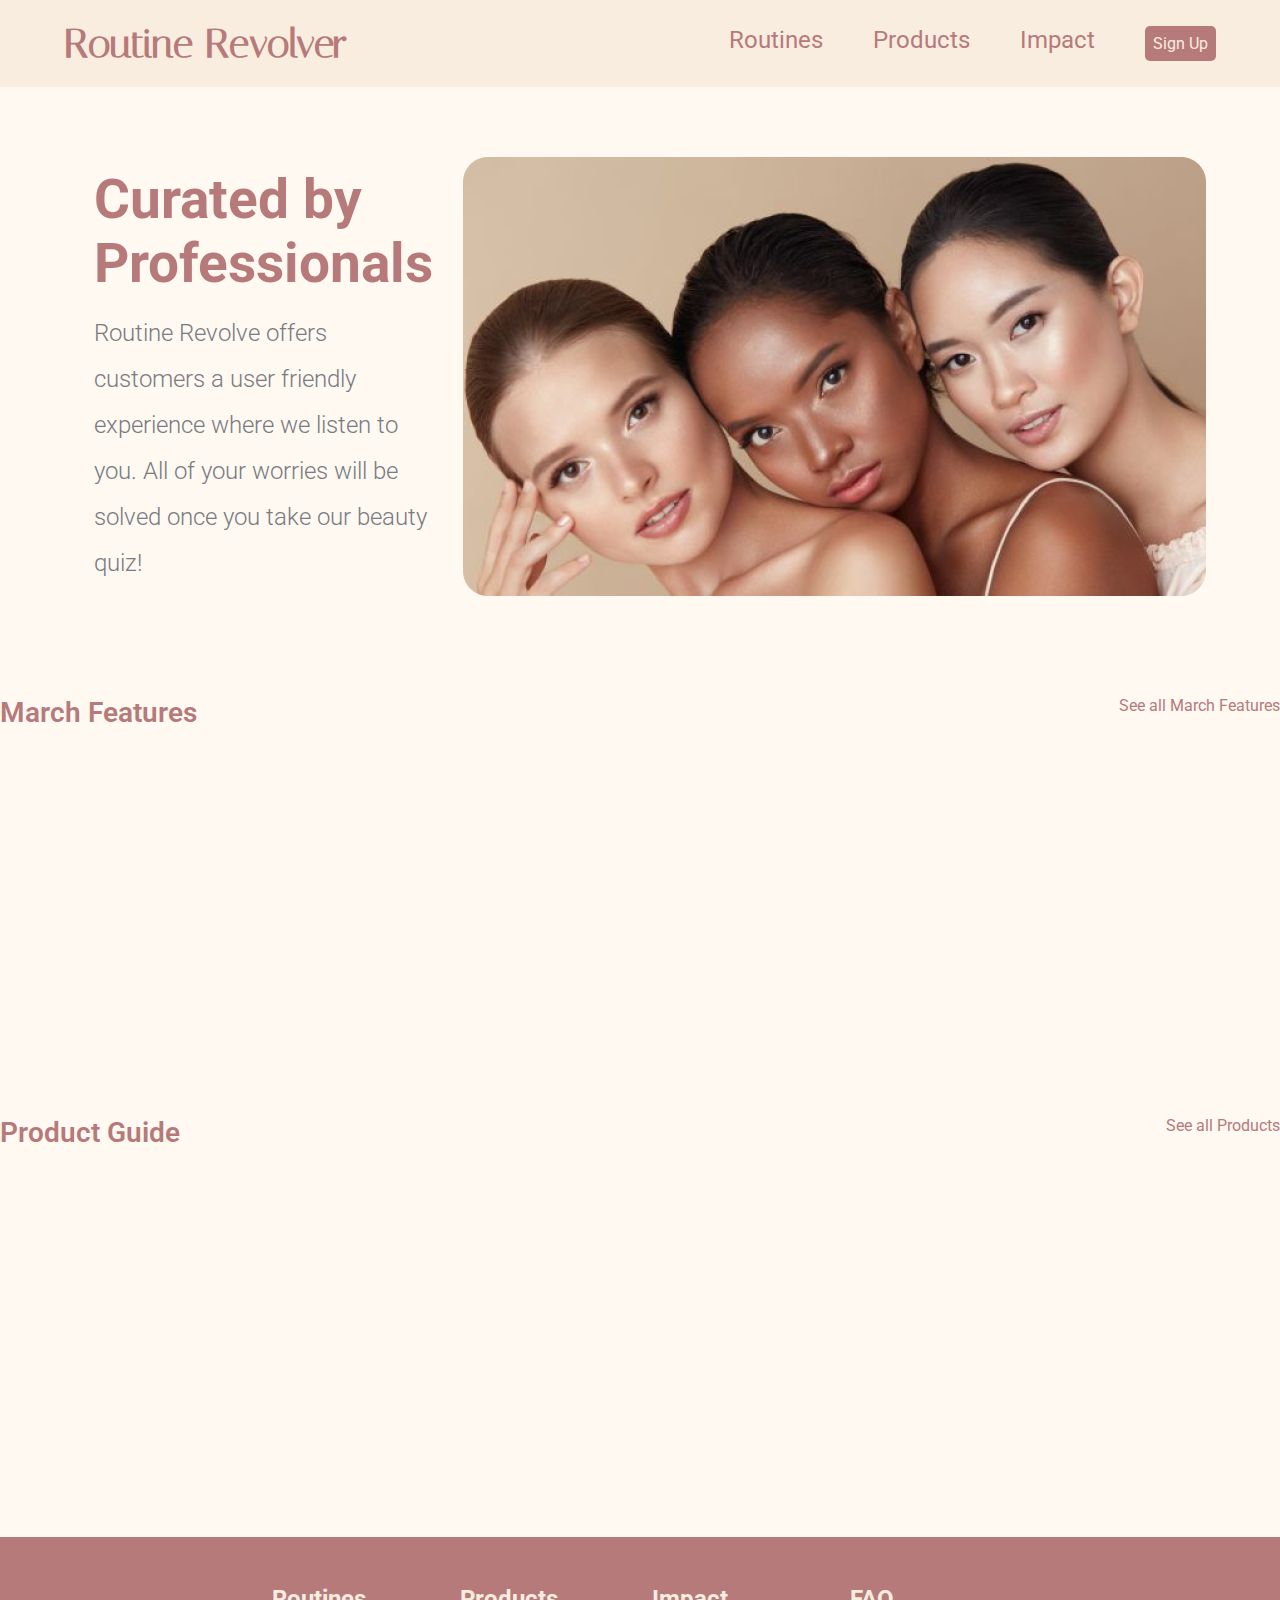
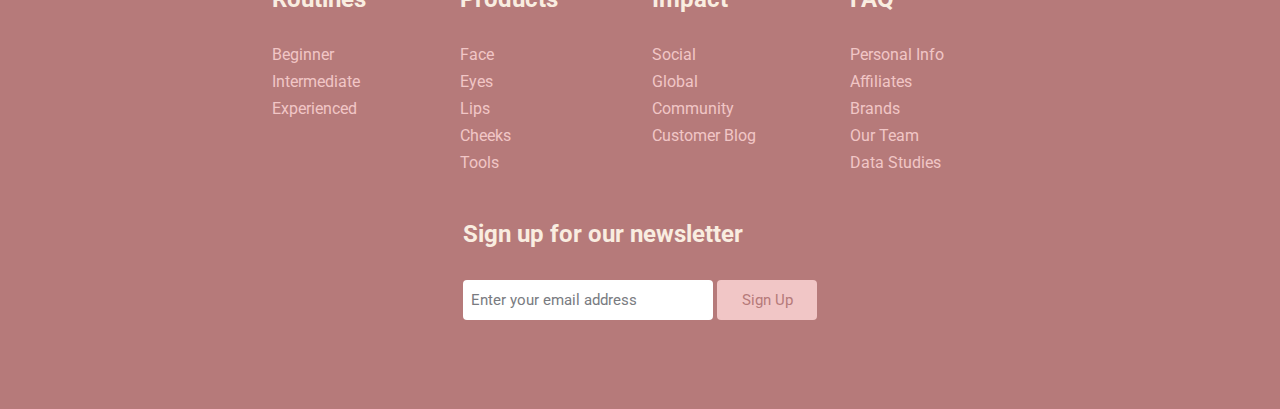
<file: index.html>
<!DOCTYPE html>
<html>
    <head>
        <title>RoutineRevolver</title>
        <link rel="stylesheet" href="style.css">
        <link rel="stylesheet" type="text/css" href="https://cdnjs.cloudflare.com/ajax/libs/font-awesome/5.15.1/css/all.min.css">
        <link rel="preconnect" href="https://fonts.googleapis.com">
        <link rel="preconnect" href="https://fonts.gstatic.com" crossorigin>
        <link href="https://fonts.googleapis.com/css2?family=Italiana&display=swap" rel="stylesheet">
        <link rel="preconnect" href="https://fonts.googleapis.com">
        <link rel="preconnect" href="https://fonts.gstatic.com" crossorigin>
        <link href="https://fonts.googleapis.com/css2?family=Italiana&family=Roboto:ital,wght@0,100;0,300;0,400;0,500;0,700;0,900;1,100;1,300;1,400;1,500;1,700;1,900&display=swap" rel="stylesheet">
        <link rel="stylesheet" href="https://">
       <meta name="viewport" content="width=device-width, initial-scale=1"/>
    </head>
    <body>

    <!-- Navigation -->
        <nav>
            <span class="logo">
                <a href="index.html">Routine Revolver</a>
            </span>
            <Menu id="main-menu" class="display-none display-flex">
                <li class="dropdown-trigger">
                    <button>Routines</button>
                    <menu class="dropdown-menu">
                        <li><a href="beginner.html">Beginner</a></li>
                        <li><a href="">Intermediate</a></li>
                        <li><a href="">Experienced</a></li>
                    </menu>
                </li>
                <li class="dropdown-trigger">
                    <button>Products</button>
                    <menu class="dropdown-menu">
                        <li><a href="">Face</a></li>
                        <li><a href="eyes.html">Eyes</a></li>
                        <li><a href="">Lips</a></li>
                        <li><a href="">Cheeks</a></li>
                        <li><a href="">Tools</a></li>
                    </menu>
                </li>
                <li class="dropdown-trigger">
                    <button>Impact</button>
                    <menu class="dropdown-menu">
                        <li><a href="">Our Team</a></li>
                        <li><a href="">Our Mission</a></li>
                        <li><a href="">Blog</a></li>
                    </menu>
                </li>
                <li>
                    <button class="sign-up">Sign Up</button>
                </li>
            </Menu>
        </nav>

<!-- Welcome text -->
        <section id="welcome"> 
            <div> 
                <h1 class="welcome-text">Curated by Professionals</h1>
                <p class=" welcome-body">Routine Revolve offers customers a user friendly experience where we listen to you. All of your worries will be solved once you take our beauty quiz! </p>
            </div>
            <img src="assets/homepage-women.png" alt="">
        </section>
  
<!-- Image Carousel -->
        <div class="wrapper">
            <div class="carousel-header">
                <h2 class="carousel-text">March Features</h2>
                <a href="">See all March Features</a>
            </div>
            <section class="splide carousel" id="March" aria-label="March Features">
                <div class="splide__track">
                      <ul class="splide__list">
                          <li class="splide__slide"><img src="assets/march-1.png" alt=""></li>
                          <li class="splide__slide"><img src="assets/march-2.png" alt=""></li>
                          <li class="splide__slide"><img src="assets/march-3.png" alt=""></li>
                          <li class="splide__slide"><img src="assets/march-4.png" alt=""></li>
                          <li class="splide__slide"><img src="assets/march-5.png" alt=""></li>
                          <li class="splide__slide"><img src="assets/march-6.png" alt=""></li>
                      </ul>
                </div>
              </section>
        </div>
        <div class="wrapper">
            <div class="carousel-header">
                <h2 class="carousel-text">Product Guide</h2>
                <a href="">See all Products</a>
            </div>
            <section class="splide carousel" id="Products" aria-label="March Features">
                <div class="splide__track">
                      <ul class="splide__list">
                          <li class="splide__slide"><img src="assets/product-1.png" alt=""></li>
                          <li class="splide__slide"><img src="assets/product-2.png" alt=""></li>
                          <li class="splide__slide"><img src="assets/product-3.png" alt=""></li>
                          <li class="splide__slide"><img src="assets/product-4.png" alt=""></li>
                          <li class="splide__slide"><img src="assets/product-5.png" alt=""></li>
                          <li class="splide__slide"><img src="assets/product-6.png" alt=""></li>
                </div>
              </section>
        </div>

 <!-- Footer -->
        <div class="footer-container">
            <div class="footer">
                <div class="footer-heading footer-1">
                    <h2>Routines</h2>
                    <a href="beginner.html">Beginner</a>
                    <a href="#">Intermediate</a>
                    <a href="#">Experienced</a>
                </div>
                <div class="footer-heading footer-2">
                    <h2>Products</h2>
                    <a href="#">Face</a>
                    <a href="eyes.html">Eyes</a>
                    <a href="#">Lips</a>
                    <a href="#">Cheeks</a>
                    <a href="#">Tools</a>
                </div>
                <div class="footer-heading footer-3">
                    <h2>Impact</h2>
                    <a href="#">Social</a>
                    <a href="#">Global</a>
                    <a href="#">Community</a>
                    <a href="#">Customer Blog</a>
                </div>
                <div class="footer-heading footer-4">
                    <h2>FAQ</h2>
                    <a href="#">Personal Info</a>
                    <a href="#">Affiliates</a>
                    <a href="#">Brands</a>
                    <a href="#">Our Team</a>
                    <a href="#">Data Studies</a>
                </div>
                <div class="footer-email-form">
                    <h2>Sign up for our newsletter</h2>
                    <input type="email" placeholder="Enter your email address" id="footer-email">
                    <input type="submit" value="Sign Up" id="footer-email-btn">
                </div>
            </div>
        </div>



        <script src="https://code.jquery.com/jquery-3.7.1.min.js" integrity="sha256-/JqT3SQfawRcv/BIHPThkBvs0OEvtFFmqPF/lYI/Cxo=" crossorigin="anonymous"></script>
        <script src="
        https://cdn.jsdelivr.net/npm/@splidejs/splide@4.1.4/dist/js/splide.min.js
        "></script>
        <link href="
        https://cdn.jsdelivr.net/npm/@splidejs/splide@4.1.4/dist/css/splide.min.css
        " rel="stylesheet">


       
        <script src="assets/script.js"></script>
    </body>
</html>
</file>
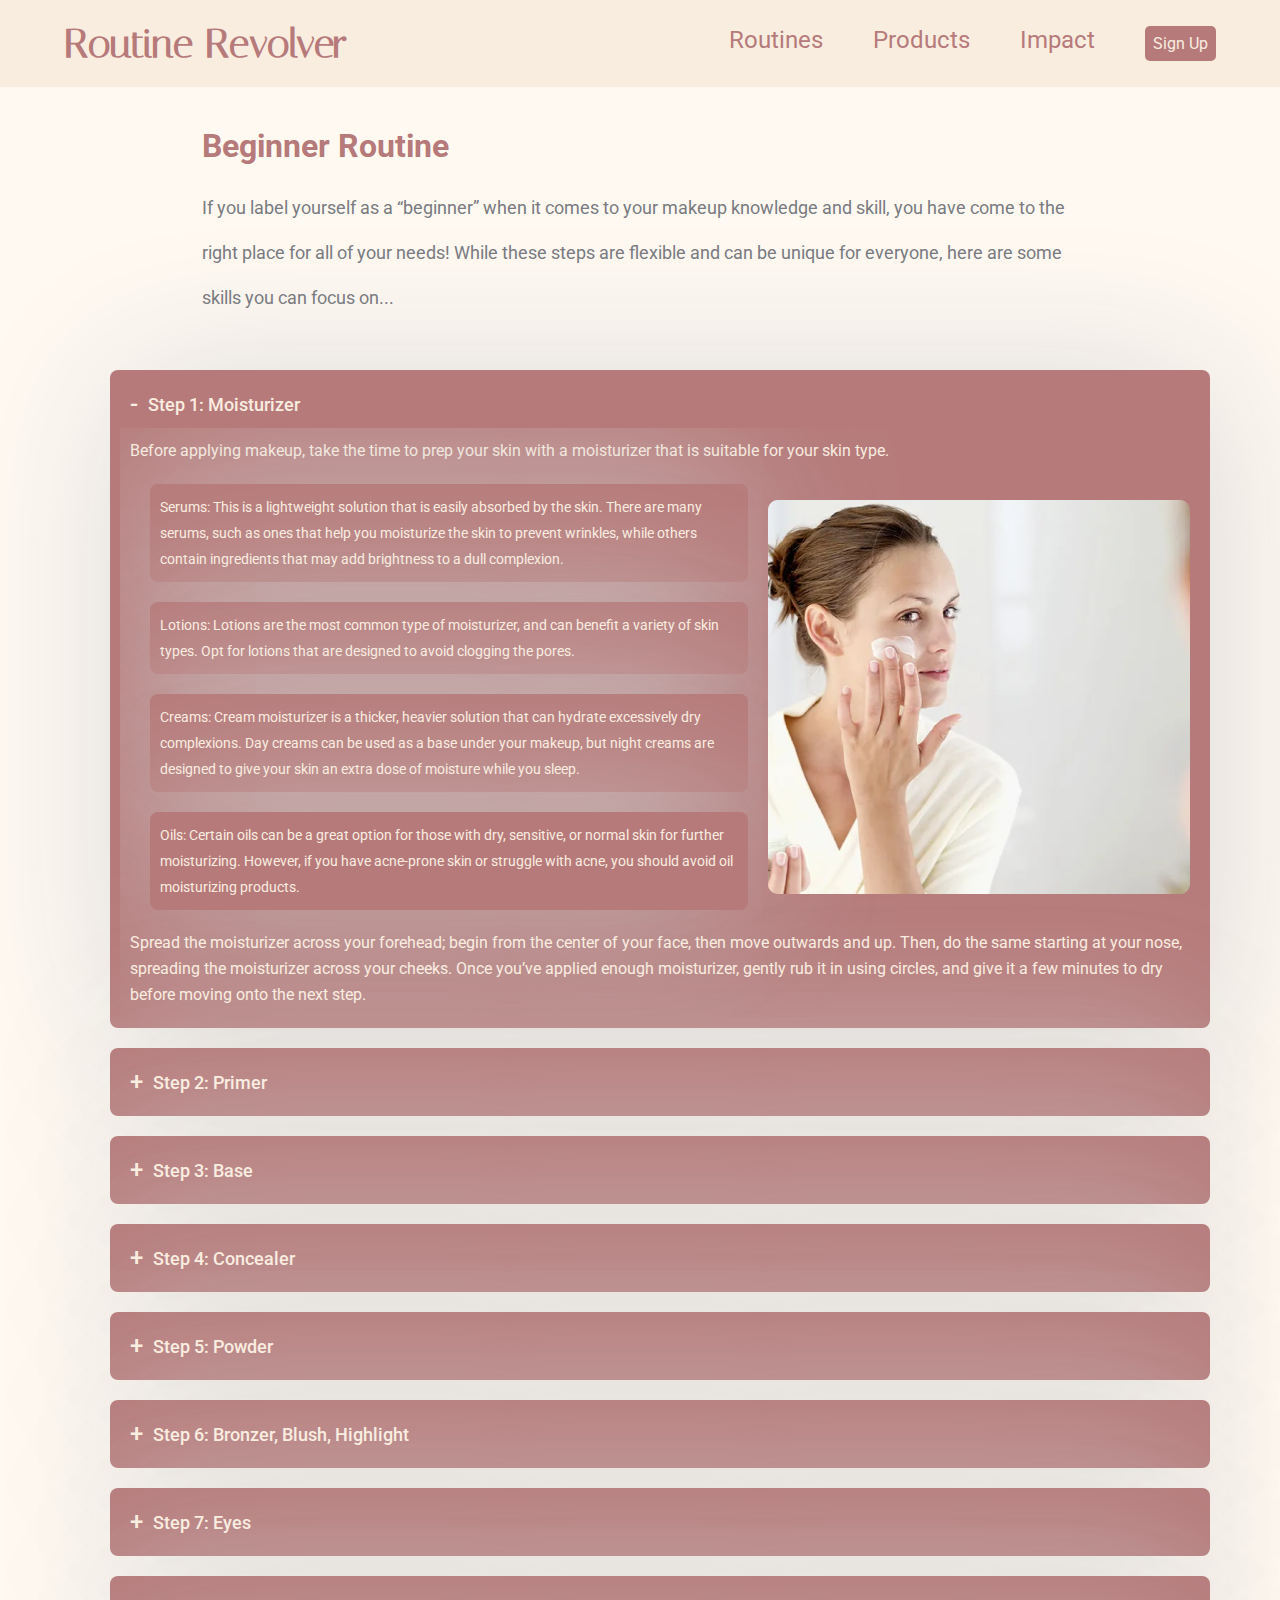
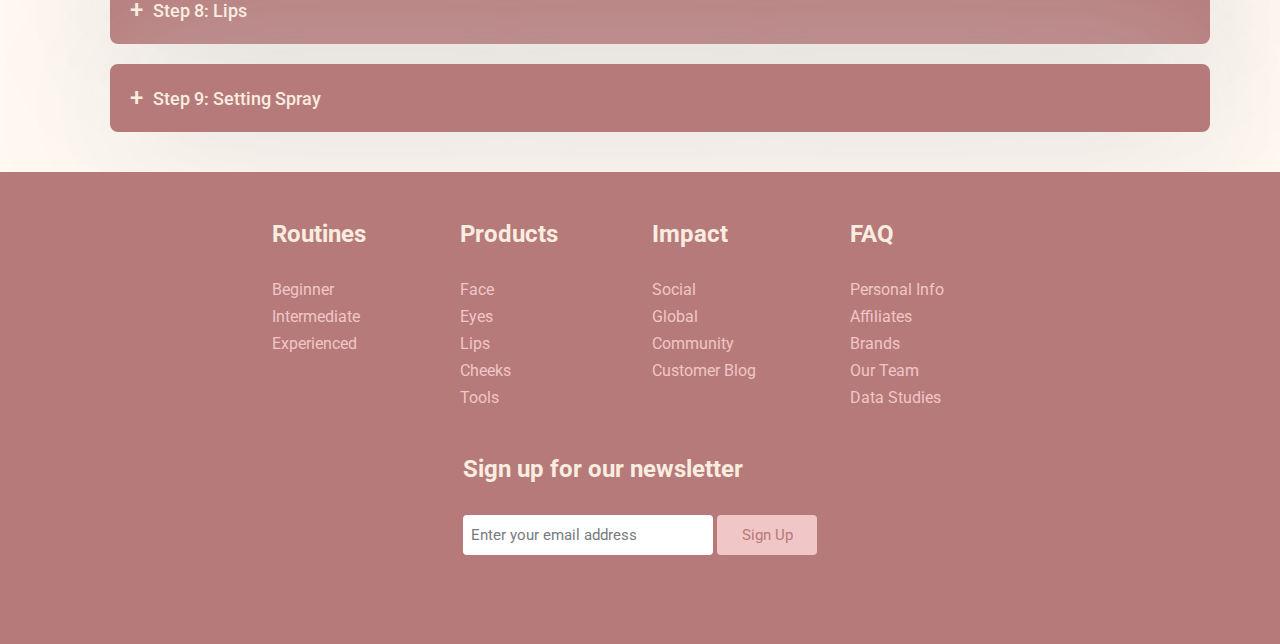
<file: beginner.html>
<!DOCTYPE html>
<html lang="en">
<head>
    <link rel="stylesheet" href="style.css">
    <link rel="stylesheet" type="text/css" href="https://cdnjs.cloudflare.com/ajax/libs/font-awesome/5.15.1/css/all.min.css">
    <link rel="preconnect" href="https://fonts.googleapis.com">
    <link rel="preconnect" href="https://fonts.gstatic.com" crossorigin>
    <link href="https://fonts.googleapis.com/css2?family=Italiana&display=swap" rel="stylesheet">
    <link rel="preconnect" href="https://fonts.googleapis.com">
    <link rel="preconnect" href="https://fonts.gstatic.com" crossorigin>
    <link href="https://fonts.googleapis.com/css2?family=Italiana&family=Roboto:ital,wght@0,100;0,300;0,400;0,500;0,700;0,900;1,100;1,300;1,400;1,500;1,700;1,900&display=swap" rel="stylesheet">
    <link rel="stylesheet" href="https://">
    <meta name="viewport" content="width=device-width, initial-scale=1.0">
    <title>Routine Revolver</title>
</head>
<body>
<!-- Navigation -->
<nav>
    <span class="logo">
        <a href="index.html">Routine Revolver</a>
    </span>
    <Menu id="main-menu" class="display-none display-flex">
        <li class="dropdown-trigger">
            <button>Routines</button>
            <menu class="dropdown-menu">
                <li><a href="beginner.html">Beginner</a></li>
                <li><a href="">Intermediate</a></li>
                <li><a href="">Experienced</a></li>
            </menu>
        </li>
        <li class="dropdown-trigger">
            <button>Products</button>
            <menu class="dropdown-menu">
                <li><a href="">Face</a></li>
                <li><a href="eyes.html">Eyes</a></li>
                <li><a href="">Lips</a></li>
                <li><a href="">Cheeks</a></li>
                <li><a href="">Tools</a></li>
            </menu>
        </li>
        <li class="dropdown-trigger">
            <button>Impact</button>
            <menu class="dropdown-menu">
                <li><a href="">Our Team</a></li>
                <li><a href="">Our Mission</a></li>
                <li><a href="">Blog</a></li>
            </menu>
        </li>
        <li>
            <button class="sign-up">Sign Up</button>
        </li>
    </Menu>
</nav>

<!--Header-->
<section id="header"> 
    <div class="header-whole"> 
        <h1 class="header">Beginner Routine</h1>
        <p class=" header-body">If you label yourself as a “beginner” when it comes to your makeup knowledge and skill, you have come to the right place for all of your needs! While these steps are flexible and can be unique for everyone, here are some skills you can focus on...</p>
    </div>
</section>

<!-- Accordion Content -->
    <ul class="accordion">
        <li>
            <input type="radio" name="accordion" id="first" checked>
            <label for="first">Step 1: Moisturizer</label>
            <div class="content">
                <p>Before applying makeup, take the time to prep your skin with a moisturizer that is suitable for your skin type.
                   <div class="steps">
                    <ul class="bullets">
                        <li>Serums: This is a lightweight solution that is easily absorbed by the skin. There are many serums, such as ones that help you moisturize the skin to prevent wrinkles, while others contain ingredients that may add brightness to a dull complexion. </li>
                        <li>Lotions: Lotions are the most common type of moisturizer, and can benefit a variety of skin types. Opt for lotions that are designed to avoid clogging the pores.</li>
                        <li>Creams: Cream moisturizer is a thicker, heavier solution that can hydrate excessively dry complexions. Day creams can be used as a base under your makeup, but night creams are designed to give your skin an extra dose of moisture while you sleep. </li>
                        <li>Oils: Certain oils can be a great option for those with dry, sensitive, or normal skin for further moisturizing. However, if you have acne-prone skin or struggle with acne, you should avoid oil moisturizing products.</li>
                    </ul>
                    <img src="assets/beginner-1.png" alt="">
                   </div>
                    Spread the moisturizer across your forehead; begin from the center of your face, then move outwards and up. Then, do the same starting at your nose, spreading the moisturizer across your cheeks. Once you’ve applied enough moisturizer, gently rub it in using circles, and give it a few minutes to dry before moving onto the next step.
                </p>
            </div>
        </li>

        <li>
            <input type="radio" name="accordion" id="second">
            <label for="second">Step 2: Primer</label>
            <div class="content">
                <p>Primer is an important step, as it ensures the products last all day. Primer also may serve to smooth out skin texture for a even base to apply other makeup onto.
                    <div class="steps">
                        <ul class="bullets">
                            <li>Pore Primers: Will fill in pores on your face so that your face is smooth and even. </li>
                            <li>Sticky Primers: Will act as a 'glue' to help your base stick to and stay stuck throughout the day. </li>
                            <li>Matte Primers: ill act as a  a shield against any facial oils that your face creates and should be used by people who struggle with an oily complexion.</li>
                        </ul>
                        <img src="assets/beginner-2.png" alt="">
                    </div>
                    To apply your primer, begin by squeezing a small amount onto your fingertips, or onto your preferred makeup brush or sponge. A little bit goes a long way. Start with a dime-sized amount of primer in the center of your face, and slowly work it out towards your cheeks, forehead, and chin. Primer may also be in spray form.
                </p>
            </div>
        </li>

        <li>
            <input type="radio" name="accordion" id="third">
            <label for="third">Step 3: Base</label>
            <div class="content">
                <p> Finding the perfect shade for your skin is important Test foundation colors against your jawline. After applying, if the foundation disappears without any sort of blending, you have found your true match. You can also use BB creams or tinted moisturizers depending on your preference. 
                   <div class="steps">
                    <ul class="bullets">
                        <li>Liquid: Often comes in different levels of coverage from sheer to full. Liquid foundations are suitable for most skin types and provide a natural looking finish.</li>
                        <li>Cream: This foundation has a thicker consistency and often provides medium to full coverage and often has moisturizing properties. They typically offer a satin or dewy finish.</li>
                        <li>Powder: It can either come as a loose powder or a pressed powder form and is usually ideal for those with an oilier complexion. It provides light to medium coverage and is also easy to apply throughout the day for touch ups.</li>
                        <li>Tinted Moisturizer or BB Cream: These are lightweight alternatives to foundation that offer sheer coverage and can provide additional skincare benefits such as hydration, sun protection and color correction.</li>
                    </ul>
                    <img src="assets/beginner-3.png" alt="">                    
                   </div>
                    Start from the center of your face and blend the foundation outwards. As you sweep your foundation across the skin, be sure to buff it in on your face and down your neck. You can choose to use a brush, sponge or clean fingers to apply your base.
                </p>
            </div>
        </li>

        <li>
            <input type="radio" name="accordion" id="fourth">
            <label for="fourth">Step 4: Concealer</label>
            <div class="content">
                <p>Concealer can be used to cover discoloration or other blemishes on your face. Your concealer shade should typically be lighter than your foundation shade to add highlights to your face. If you are using the concealer without foundation match the color to your skin tone.
                    <div class="steps">
                        <ul class="bullets">
                            <li>Liquid: Is best for when you want light coverage but can often be layered for more coverage where needed. </li>
                            <li>Stick: Is best for when you want heavier coverage on smaller, more specific areas.</li>
                        </ul>
                        <img src="assets/beginner-4.png" alt="">                    
                    </div>
                    Concealer can be applied under the eyes to reduce the appearance of dark circles and create a brighter look. When targeting blemishes you should apply concealer directly to the problem area. To highlight the face you can apply concealer in your “t-zone”. This includes horizontally over the center of the forehead, down the nose and on the chin. You can use a sponge or small brush to apply the product. 
                </p>
            </div>
        </li>

        <li>
            <input type="radio" name="accordion" id="fifth">
            <label for="fifth">Step 5: Powder</label>
            <div class="content">
                <p>Powder can set in place those liquid products that are already on your face. It can be in loose form or pressed form. 
                    <div class="steps">
                        <ul class="bullets">
                            <li>Loose: This is a lightweight fine powder that can provide a smooth finish and can help to control oiliness and set the product in place. </li>
                            <li>Pressed: This is a compact formula that provides similar results such as minimizing oiliness, pores or fine lines. It is easy to use for quick touchups.</li>
                        </ul>
                        <img src="assets/beginner-5.png" alt="">                    
                    </div>
                    You can apply both with either a fluffy brush or a powder puff to the places where you need it or all over the face.
                </p>
            </div>
        </li>
        
        <li>
            <input type="radio" name="accordion" id="sixth">
            <label for="sixth">Step 6: Bronzer, Blush, Highlight</label>
            <div class="content">
                <p>These 3 steps can elevate your look to the next level, giving your face dimension and shape. They can often be in the form of a liquid, cream or a powder.
                   <div class="steps">
                    <ul class="bullets">
                        <li>Bronzer: Can give you a sun-kissed look all year long. Find a shade that is two shades darker than your skin tone at most. You can apply bronzer horizontally at the cheekbones, your jawline and on top of your forehead using a brush.</li>
                        <li>Blush:  This can add the natural flush to your cheeks giving your base a pop of color. There are different colors of blush including pink, plum, peach, that each provide a different look on various complexions. Apply blush to the apples of tour cheeks for a natural look.</li>
                        <li>Highlighter: This can help you highlight certain parts of your face and draw attention to them in a good way! You can apply highlighter down the bridge of your nose, across your cheekbones, inner corners of your eyes, your cupids bow, etc. </li>
                    </ul>
                    <img src="assets/beginner-6.png" alt="">           
                   </div>
                    These products should typically be applied in this order to ensure a successful look.
                </p>
            </div>
        </li>

        <li>
            <input type="radio" name="accordion" id="seventh">
            <label for="seventh">Step 7: Eyes</label>
            <div class="content">
                <p>Eyes can elevate a look whither that be through eye shadow or simply applying some mascara.
                   <div class="steps">
                    <ul class="bullets">
                        <li>Eye shadow: Can add dimension or a pop of color to a look (learn more about eye shadow in the “Intermediate” routine section)</li>
                        <li>Mascara:  Curling your eyelashes before applying mascara is crucial for a long lasting curl and protecting your lashes. Use a gentle hand then apply more to prevent any clumping, adding more coats for additional volume. </li>
                    </ul>
                    <img src="assets/beginner-7.png" alt="">     
                   </div>
                    Skipping out on this step may leave your makeup looking unfinished, therefore it remains of of the most meaningful steps of a routine.  
                </p>
            </div>
        </li>

        <li>
            <input type="radio" name="accordion" id="eighth">
            <label for="eighth">Step 8: Lips</label>
            <div class="content">
                <p> Similarly, adding a lip product can give your look the finishing touch it needed. (Learn more about different lip products in the “Intermediate” routine)
                    <div class="steps">
                        <ul class="bullets">
                            <li>Lip Gloss: This can add shine to your lips and also provide a pop of color </li>
                            <li>Lip Stick:  This can add a different look to your lips like matte, velvet, shine, etc. </li>
                        </ul>
                        <img src="assets/beginner-8.png" alt="">     
                    </div>
                    Choosing the right lip color is important in producing a cohesive look and it can often rely on your skin tone, natural lip color, or eye makeup. 
                </p>
            </div>
        </li>

        <li>
            <input type="radio" name="accordion" id="ninth">
            <label for="ninth">Step 9: Setting Spray</label>
            <div class="content">
                <p> Setting spray adds an additional layer of protection and hold that your makeup needs to say in place all day.
                    <div class="steps">
                        <ul class="bullets">
                            <li>Matte: This spray has mattering properties that can be beneficial if you have oily skin.</li>
                            <li>Dewey:  This spray can enhance the shine that you are looking for, or could be beneficial to those with dry skin.</li>
                        </ul>
                        <img src="assets/beginner-9.png" alt="">     
                    </div>
                    There are also sprays that are universally designed simply to keep your makeup in place looking fresh. Holding the spray about 8 inches away from your face, spray then let dry completely and your done!
                </p>
            </div>
        </li>


    </ul>

<!-- Footer -->
    <div class="footer-container">
        <div class="footer">
            <div class="footer-heading footer-1">
                <h2>Routines</h2>
                <a href="beginner.html">Beginner</a>
                <a href="#">Intermediate</a>
                <a href="#">Experienced</a>
            </div>
            <div class="footer-heading footer-2">
                <h2>Products</h2>
                <a href="#">Face</a>
                <a href="eyes.html">Eyes</a>
                <a href="#">Lips</a>
                <a href="#">Cheeks</a>
                <a href="#">Tools</a>
            </div>
            <div class="footer-heading footer-3">
                <h2>Impact</h2>
                <a href="#">Social</a>
                <a href="#">Global</a>
                <a href="#">Community</a>
                <a href="#">Customer Blog</a>
            </div>
            <div class="footer-heading footer-4">
                <h2>FAQ</h2>
                <a href="#">Personal Info</a>
                <a href="#">Affiliates</a>
                <a href="#">Brands</a>
                <a href="#">Our Team</a>
                <a href="#">Data Studies</a>
            </div>
            <div class="footer-email-form">
                <h2>Sign up for our newsletter</h2>
                <input type="email" placeholder="Enter your email address" id="footer-email">
                <input type="submit" value="Sign Up" id="footer-email-btn">
            </div>

        </div>
    </div>

    
</body>
</html>
</file>
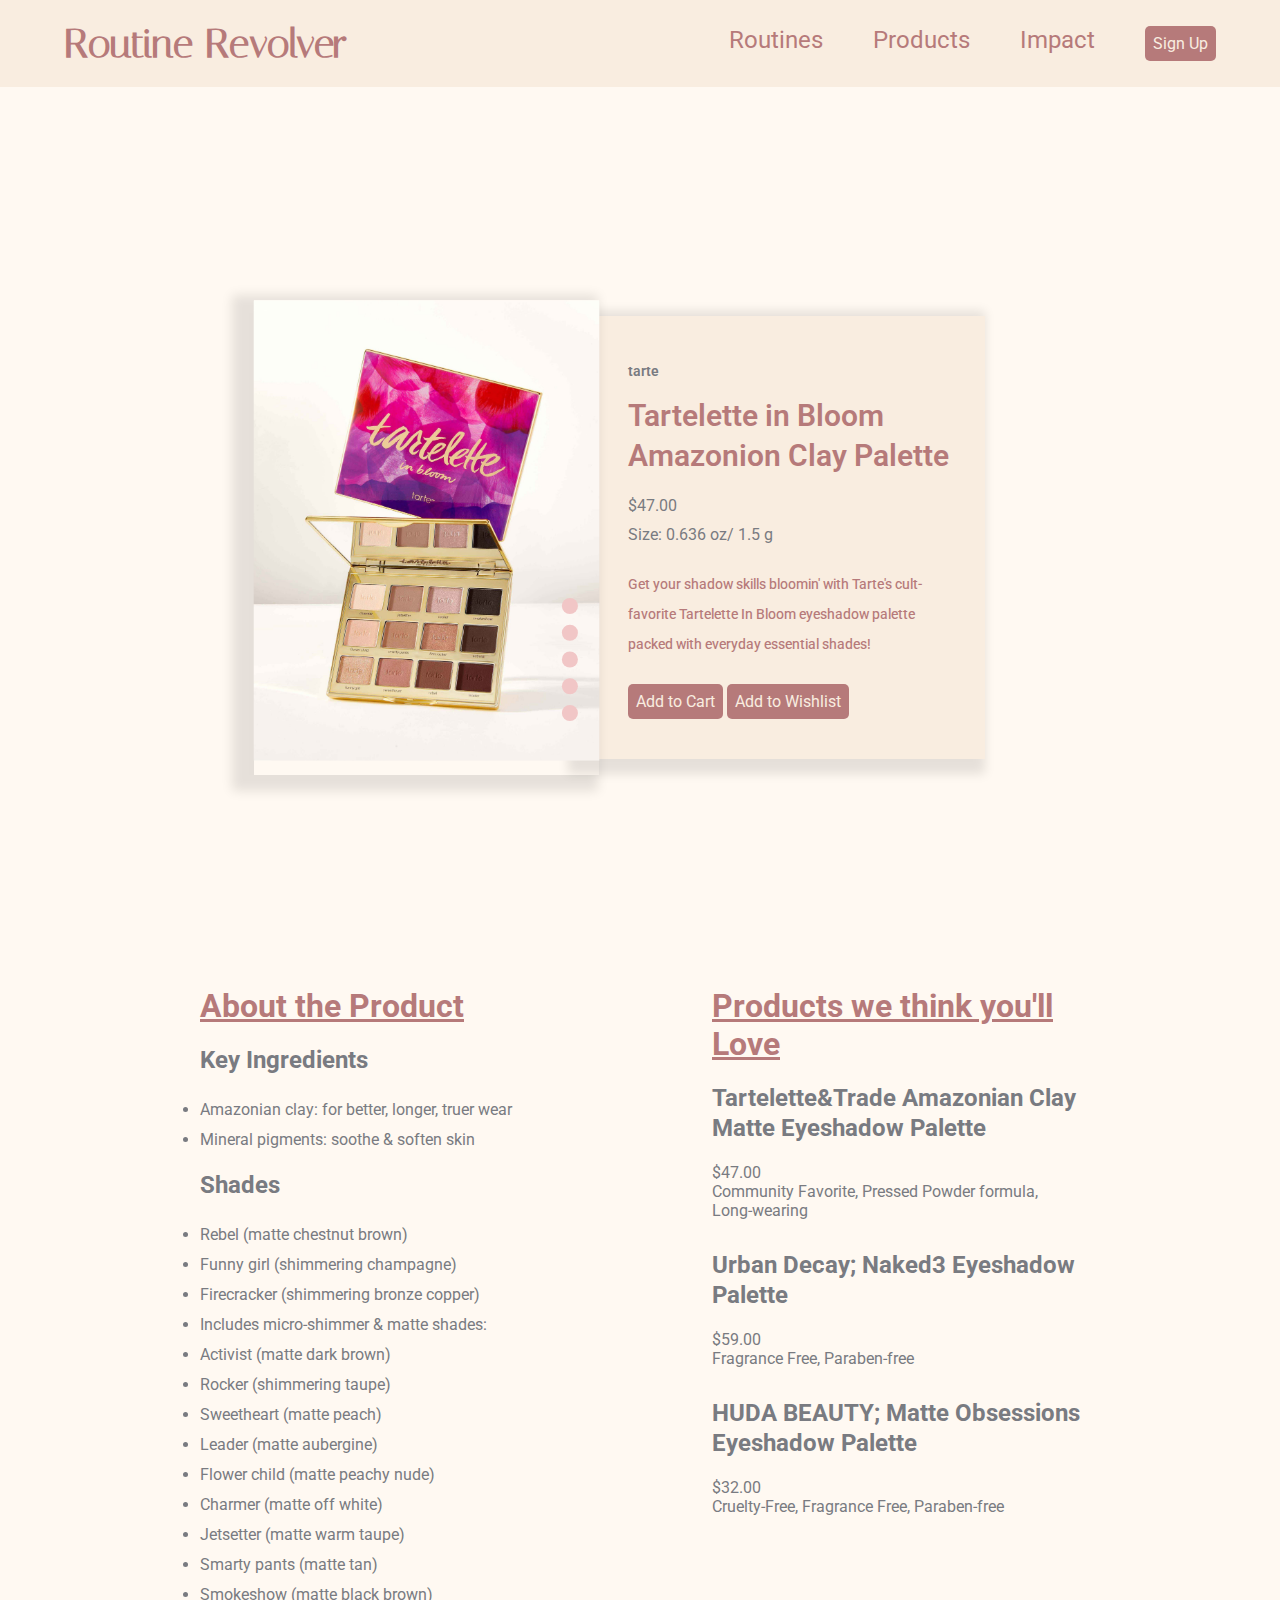
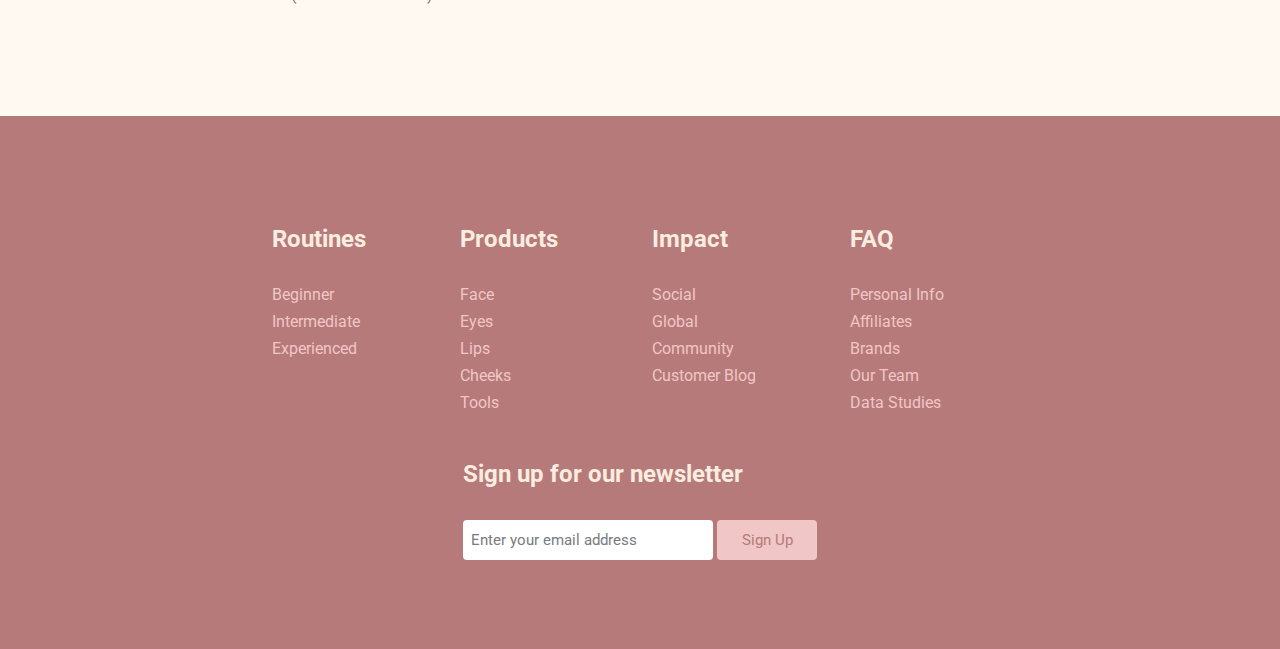
<file: eyes.html>
<!DOCTYPE html>
<html lang="en">
<head>
    <title>RoutineRevolver</title>
        <link rel="stylesheet" href="style.css">
        <link rel="preconnect" href="https://fonts.googleapis.com">
        <link rel="preconnect" href="https://fonts.gstatic.com" crossorigin>
        <link href="https://fonts.googleapis.com/css2?family=Italiana&display=swap" rel="stylesheet">
        <link rel="preconnect" href="https://fonts.googleapis.com">
        <link rel="preconnect" href="https://fonts.gstatic.com" crossorigin>
        <link href="https://fonts.googleapis.com/css2?family=Italiana&family=Roboto:ital,wght@0,100;0,300;0,400;0,500;0,700;0,900;1,100;1,300;1,400;1,500;1,700;1,900&display=swap" rel="stylesheet">
        <link rel="stylesheet" href="https://">
    <meta name="viewport" content="width=device-width, initial-scale=1.0">
</head>
<body>
<!-- Navigation -->
    <nav>
        <span class="logo">
            <a href="index.html">Routine Revolver</a>
        </span>
        <Menu id="main-menu" class="display-none display-flex">
            <li class="dropdown-trigger">
                <button>Routines</button>
                <menu class="dropdown-menu">
                    <li><a href="beginner.html">Beginner</a></li>
                    <li><a href="">Intermediate</a></li>
                    <li><a href="">Experienced</a></li>
                </menu>
            </li>
            <li class="dropdown-trigger">
                <button>Products</button>
                <menu class="dropdown-menu">
                    <li><a href="">Face</a></li>
                    <li><a href="">Eyes</a></li>
                    <li><a href="">Lips</a></li>
                    <li><a href="">Cheeks</a></li>
                    <li><a href="">Tools</a></li>
                </menu>
            </li>
            <li class="dropdown-trigger">
                <button>Impact</button>
                <menu class="dropdown-menu">
                    <li><a href="">Our Team</a></li>
                    <li><a href="">Our Mission</a></li>
                    <li><a href="">Blog</a></li>
                </menu>
            </li>
            <li>
                <button class="sign-up">Sign Up</button>
            </li>
        </Menu>
    </nav>

<!--Product Page-->

<section class="main-wrap">
    <div class="product">
        <div class="image-gallery">
            <img src="assets/tarte-1.jpg" id="productImg" alt="">
            <div class="controls">
                <span class="btn"></span>
                <span class="btn"></span>
                <span class="btn"></span>
                <span class="btn"></span>
                <span class="btn"></span>
            </div>

        </div>
        <div class="product-details">
            <div class="details">
                <h1>tarte</h1>
                <h2> Tartelette in Bloom Amazonion Clay Palette</h2>
                <h3>$47.00</h3>
                <h4>Size: 0.636 oz/ 1.5 g</h4>
                <p> Get your shadow skills bloomin' with Tarte's cult-favorite Tartelette In Bloom eyeshadow palette packed with everyday essential shades!</p>
            </div>
            <div class="sub-btn">
                <button class="product-btn">Add to Cart</button>
                <button class="product-btn">Add to Wishlist</button>
            </div>
        </div>
    </div>

</section>

<!-- More Info -->


<section id="about">
    <div>
        <h2 class="about-header"> <u>About the Product</u></h2>
        <h3 class="sub-header">Key Ingredients</h3>
        <p>
            <ul class="bullet">
                <li>Amazonian clay: for better, longer, truer wear</li>
                <li>Mineral pigments: soothe & soften skin</li>
            </ul>
        </p>
        <h3 class="sub-header">Shades</h3>
        <p>
            <ul class="bullet">
                <li>Rebel (matte chestnut brown)</li>
                <li>Funny girl (shimmering champagne)</li>
                <li>Firecracker (shimmering bronze copper)</li>
                <li>Includes micro-shimmer & matte shades:</li>
                <li>Activist (matte dark brown)</li>
                <li>Rocker (shimmering taupe)</li>
                <li>Sweetheart (matte peach)</li>
                <li>Leader (matte aubergine)</li>
                <li>Flower child (matte peachy nude)</li>
                <li>Charmer (matte off white)</li>
                <li>Jetsetter (matte warm taupe)</li>
                <li>Smarty pants (matte tan)</li>
                <li>Smokeshow (matte black brown)</li>
            </ul>
        </p>
    </div>
</section>


<section id="more">
    <div>
        <h2 class="about-header"> <u>Products we think you'll Love</u></h2>
        <h3 class="sub-header">Tartelette&Trade Amazonian Clay <br> Matte Eyeshadow Palette</h3>
            <p class="info">
                $47.00 <br>
                Community Favorite, Pressed Powder formula, Long-wearing</li>
            </p>
        <h3 class="sub-header">Urban Decay; Naked3 Eyeshadow Palette</h3>
        <p class="info">
            $59.00 <br>
           Fragrance Free, Paraben-free
        </p>
        <h3 class="sub-header">HUDA BEAUTY; Matte Obsessions <br> Eyeshadow Palette</h3>
        <p class="info">
            $32.00 <br>
            Cruelty-Free, Fragrance Free, Paraben-free
        </p>
    </div>
</section>
<!--Footer-->
    <div class="footer-container">
        <div class="footer">
            <div class="footer-heading footer-1">
                <h2>Routines</h2>
                <a href="beginner.html">Beginner</a>
                <a href="#">Intermediate</a>
                <a href="#">Experienced</a>
            </div>
            <div class="footer-heading footer-2">
                <h2>Products</h2>
                <a href="#">Face</a>
                <a href="eyes.html">Eyes</a>
                <a href="#">Lips</a>
                <a href="#">Cheeks</a>
                <a href="#">Tools</a>
            </div>
            <div class="footer-heading footer-3">
                <h2>Impact</h2>
                <a href="#">Social</a>
                <a href="#">Global</a>
                <a href="#">Community</a>
                <a href="#">Customer Blog</a>
            </div>
            <div class="footer-heading footer-4">
                <h2>FAQ</h2>
                <a href="#">Personal Info</a>
                <a href="#">Affiliates</a>
                <a href="#">Brands</a>
                <a href="#">Our Team</a>
                <a href="#">Data Studies</a>
            </div>
            <div class="footer-email-form">
                <h2>Sign up for our newsletter</h2>
                <input type="email" placeholder="Enter your email address" id="footer-email">
                <input type="submit" value="Sign Up" id="footer-email-btn">
            </div>

        </div>
    </div>

    <script src="https://code.jquery.com/jquery-3.7.1.min.js" integrity="sha256-/JqT3SQfawRcv/BIHPThkBvs0OEvtFFmqPF/lYI/Cxo=" crossorigin="anonymous"></script>
    <script src="
    https://cdn.jsdelivr.net/npm/@splidejs/splide@4.1.4/dist/js/splide.min.js
    "></script>
    <link href="
    https://cdn.jsdelivr.net/npm/@splidejs/splide@4.1.4/dist/css/splide.min.css
    " rel="stylesheet">
    <script src="assets/eyes.js"></script>
</body>
</html>
</file>
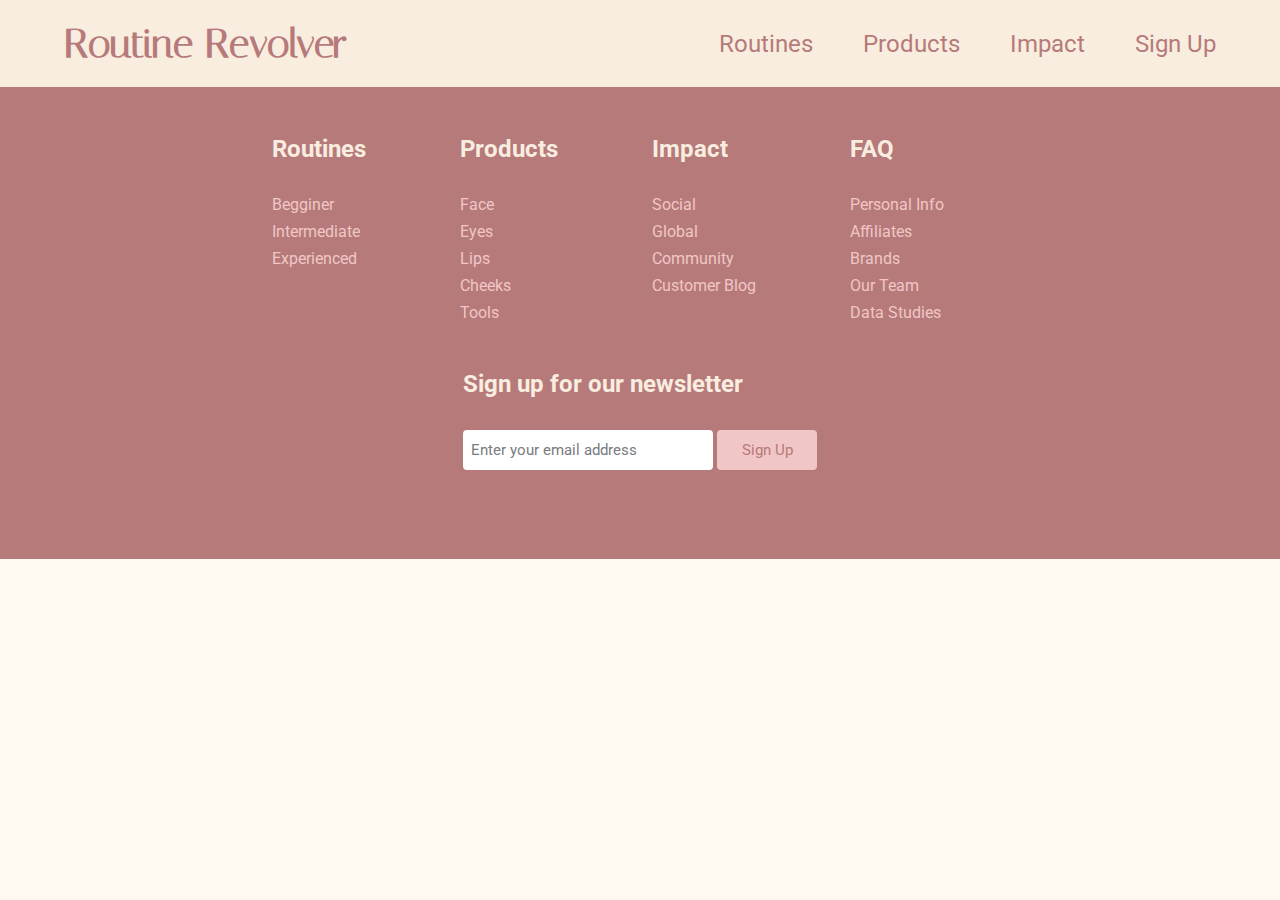
<file: routines.html>
<!DOCTYPE html>
<html lang="en">
<head>
    <title>RoutineRevolver</title>
        <link rel="stylesheet" href="style.css">
        <link rel="preconnect" href="https://fonts.googleapis.com">
        <link rel="preconnect" href="https://fonts.gstatic.com" crossorigin>
        <link href="https://fonts.googleapis.com/css2?family=Italiana&display=swap" rel="stylesheet">
        <link rel="preconnect" href="https://fonts.googleapis.com">
        <link rel="preconnect" href="https://fonts.gstatic.com" crossorigin>
        <link href="https://fonts.googleapis.com/css2?family=Italiana&family=Roboto:ital,wght@0,100;0,300;0,400;0,500;0,700;0,900;1,100;1,300;1,400;1,500;1,700;1,900&display=swap" rel="stylesheet">
        <link rel="stylesheet" href="https://">
    <meta name="viewport" content="width=device-width, initial-scale=1.0">
</head>
<body>
    <nav>
        <span class="logo">
            <a href="index.html">Routine Revolver</a>
        </span>
        <Menu id="main-menu" class="display-none display-flex">
            <li class="dropdown-trigger">
                <button>Routines</button>
                <menu class="dropdown-menu">
                    <li><a href="">Beginner</a></li>
                    <li><a href="">Intermediate</a></li>
                    <li><a href="">Experienced</a></li>
                </menu>
            </li>
            <li class="dropdown-trigger">
                <button>Products</button>
                <menu class="dropdown-menu">
                    <li><a href="">Face</a></li>
                    <li><a href="">Eyes</a></li>
                    <li><a href="">Lips</a></li>
                    <li><a href="">Cheeks</a></li>
                    <li><a href="">Tools</a></li>
                </menu>
            </li>
            <li class="dropdown-trigger">
                <button>Impact</button>
                <menu class="dropdown-menu">
                    <li><a href="">Our Team</a></li>
                    <li><a href="">Our Mission</a></li>
                    <li><a href="">Blog</a></li>
                </menu>
            </li>
            <li class="dropdown-trigger">
                <button>Sign Up</button>
            </li>
        </Menu>
    </nav>

    


    <div class="footer-container">
        <div class="footer">
            <div class="footer-heading footer-1">
                <h2>Routines</h2>
                <a href="#">Begginer</a>
                <a href="#">Intermediate</a>
                <a href="#">Experienced</a>
            </div>
            <div class="footer-heading footer-2">
                <h2>Products</h2>
                <a href="#">Face</a>
                <a href="#">Eyes</a>
                <a href="#">Lips</a>
                <a href="#">Cheeks</a>
                <a href="#">Tools</a>
            </div>
            <div class="footer-heading footer-3">
                <h2>Impact</h2>
                <a href="#">Social</a>
                <a href="#">Global</a>
                <a href="#">Community</a>
                <a href="#">Customer Blog</a>
            </div>
            <div class="footer-heading footer-4">
                <h2>FAQ</h2>
                <a href="#">Personal Info</a>
                <a href="#">Affiliates</a>
                <a href="#">Brands</a>
                <a href="#">Our Team</a>
                <a href="#">Data Studies</a>
            </div>
            <div class="footer-email-form">
                <h2>Sign up for our newsletter</h2>
                <input type="email" placeholder="Enter your email address" id="footer-email">
                <input type="submit" value="Sign Up" id="footer-email-btn">
            </div>

        </div>
    </div>


</body>
</html>
</file>
<file: style.css>
body {
    background-color:#FFF9F2;
    color: black;
    font-family: "Roboto", "sans-serif";
}

/* navigation */
nav {
    background-color: #F9EDE0;
    display: flex;
    justify-content: space-between;
    padding: 20px 5%;
    align-items: center;
    flex-wrap: wrap;
}

#main-menu {
    display: flex;
    gap: 50px;
}

#main-menu li {
    list-style: none;
}

span.logo a {
    color: #B67A7A;
    font-size: 40px;
    font-family: "Italiana", "serif";
    font-weight: 700;
}

.dropdown-menu {
    background-color: #B67A7A;
    color: grey;
    margin: 0px;
    padding: 25px;
    position: absolute;
    display: none;
    border-radius: 5px;
}

#main-menu .dropdown-menu a {
    color:#F9EDE0;
    line-height: 28px;

}

a:hover, button:hover {
    font-weight: bold;
}

button {
    background-color: transparent;
    border: 0px;
    font-family: "Roboto";
    font-size: 24px;
    color:#B67A7A;
}

a, button {
    transition: 0.5s ease-out;
    text-decoration: none;
}

#main-menu .dropdown-trigger:hover .dropdown-menu {
    display: block;
}

.sign-up{
    background-color:#B67A7A;
    padding: 8px;
    border-radius: 5px;
    color:#F9EDE0;
    font-size:16px;
}

/* welcome section*/

#welcome {
    display: flex;
    justify-content: left;
    gap: 30px;
    width: 90%;
    margin: auto; 
    align-items: center;
    margin: 40px auto;
    padding: 30px;
}

.welcome-text {
    color:#B67A7A;
    font-size: 55px;
    padding-bottom: 15px;
}

.welcome-body {
    color:#797b81;
    font-size: 24px;
    font-weight: 300;
    line-height: 46px;
}

#welcome .homepage-women {
    flex: 2;
    justify-content: center;
}

/* carousel*/

.carousel-text {
    color:#B67A7A;
    font-weight:600;
    margin-bottom: 15px;
    font-size: 28px;
}

.wrapper {
    max-width: 1300px;
    justify-content: center;
    align-items: center;
    margin: 70px auto;
}

li a, a {
    color:#B67A7A;
}

.carousel {
    background-color:#F9EDE0;
    padding: 30px;
}

.carousel-header {
    display: flex;
    justify-content: space-between;
}

/* footer */

*{
    padding: 0;
    margin: 0;
    box-sizing: border-box;
    font-family: "Roboto";
}

.footer-container {
    background-color:#B67A7A;
    padding: 3rem 0 4rem 0;
}

.footer {
    width:80%;
    height: 40vh;
    background-color:#B67A7A;
    color: #F9EDE0;
    display: flex;
    justify-content: center;
    flex-wrap: wrap;
    margin: 0 auto;
    gap: 30px;
}

.footer-heading {
    display: flex;
    flex-direction: column;
    margin-right: 4rem;
}

.footer-heading h2 {
    margin-bottom: 2rem;
}

.footer-heading a {
    color: #F1C6C6;
    text-decoration: none;
    margin-bottom: 0.5rem;
}

.footer-heading a:hover {
    color:white;
    transition: 0.5s ease-out;
}

.footer-email-form h2 {
    margin-bottom: 2rem;
}


#footer-email {
    width: 250px;
    height: 40px;
    border-radius: 4px;
    outline: none;
    border: none;
    padding-left: 0.5rem;
    font-size: 15px;
    margin-bottom: 1rem;
}

#footer-email::placeholder {
    color:#797b81;
}

#footer-email-btn {
    width: 100px;
    height: 40px;
    border-radius: 4px;
    background-color:#F1C6C6;
    outline: none;
    border: none;
    color:#B67A7A;
    font-size: 15px;
}

#footer-email-btn:hover {
    cursor: pointer;
    background-color: #f9ede0;
    transition: 0.5s ease-out;
}

@media screen and (max-width: 1150px) {
    .footer {
        height: 50vh;
    }
    .footer-email-form {
        margin-top: 4rem;
    }
}

@media screen and (max-width: 820px) {
    .footer {
        padding-top: 2rem;
    }
}

@media screen and (max-width: 720px) {
    .footer-3 {
        display: none;
    }
    .footer-email-form {
        margin-top: 2rem;
    }
}

/* routines page */

.header-whole {
    width: 70%;
    margin: auto; 
    align-items: center;
    margin: 30px auto;
    padding: 10px;
}
.header {
    color: #B67A7A;
    font-size: 32px;
}
.header-body {
    color:#797b81;
    margin-top: 20px;
    font-size: 18px;
    line-height: 45px;
}

.accordion {
    margin: 40px auto;
    width: 1100px;
}

.accordion li {
    list-style: none;
    width: 100%;
    margin: 20px;
    padding: 10px;
    border-radius: 8px;
    background:#B67A7A;
    box-shadow: 6px 6px 10pc -1px rgba(0,0,0,0.15),
                -6px -6px 10pc -1px rgba(255,255,255,0.7);

}

.accordion li label {
    display: flex;
    align-items: center;
    padding: 10px;
    font-size: 18px;
    font-weight: 500;
    cursor: pointer;
}

label::before {
    content: '+';
    margin-right: 10px;
    font-size: 24px;
    font-weight: 500;
}

input[type="radio"] {
    display: none;
}

.accordion .content {
    color:#F9EDE0;
    padding: 0 10px;
    line-height: 26px;
    max-height: 0;
    overflow: hidden;
    transition: max-height 0.5s, padding 0.5s;
}

.bullets li {
    font-size: 14px;
}

.accordion input[type="radio"]:checked + label + .content {
    max-height: 800px;
    padding: 10px;
}

.accordion input[type="radio"]:checked + label::before {
    content: '-';
}

.accordion label{
    color:#F9EDE0;
}

.steps {
    display: flex;
    gap: 40px;
    align-items: center;
}

.steps img {
    height:fit-content;
}




/* Eye product page */

.main-wrap {
    width: 100%;
    height: 100vh;
    display: flex;
    justify-content: center;
    align-items: center;
    padding: 10px;
}

.main-wrap .product {
    width: 90%;
    max-width: 750px;
    display: flex;
}

.main-wrap .product .image-gallery{
    flex-basis: 43%;
}

.main-wrap .product .product-details {
    flex-basis: 53%;
}


/* Eye product page */

.main-wrap {
    width: 100%;
    height: 100vh;
    display: flex;
    background:#FFF9F2;
}

.main-wrap .product {
    width: 90%;
    max-width: 750px;
    display: flex;
}

.main-wrap .product .image-gallery {
    flex-basis: 43%;
    box-shadow: -10px 5px 10px 10px rgba(0, 0, 0, 0.1);
    transform: scale(1.07);
    position: relative;
}

.main-wrap .product .image-gallery img {
    width: 100%;
}

.main-wrap .product .image-gallery .controls {
    position: absolute;
    bottom: 40px;
    right: 20px;
}

.main-wrap .product .image-gallery .controls .btn {
    width: 15px;
    height: 15px;
    border-radius: 50%;
    background:#F1C6C6;
    display: block;
    margin-bottom: 10px;
    cursor: pointer;
}

.main-wrap .product .image-gallery .controls .btn.active {
    background:#F9EDE0;
}

.main-wrap .product .product-details {
    flex-basis: 53%;
    background: #F9EDE0;
    box-shadow: -10px 5px 10px 10px rgba(0, 0, 0, 0.1);
    padding: 40px 30px 40px 40px;
} 

.main-wrap .product .product-details h1{
    font-size: 14px;
    font-weight: 600;
    line-height: 30px;
    margin-bottom:10px;
    color: #797b81;

}

.main-wrap .product .product-details h2{
    font-size: 30px;
    font-weight: 600;
    line-height: 40px;
    margin-bottom: 20px;
    color:#B67A7A;
}

.main-wrap .product .product-details h3{
    font-size: 16px;
    font-weight: 400;
    margin-bottom:10px;
    color:#797b81;
}
.main-wrap .product .product-details h4{
    font-size: 16px;
    font-weight: 400;
    margin-bottom: 25px;
    color:#797b81;
}

.main-wrap .product .product-details p{
    font-size: 14px;
    font-weight: 450;
    margin-bottom: 25px;
    color:#B67A7A;
    line-height: 30px;
}

.product-btn {
    background-color:#B67A7A;
    padding: 8px;
    border-radius: 5px;
    color:#F9EDE0;
    font-size:16px;
}

/* More info */

#about {
    margin: 200px;
    margin-top: 0px;
    float: left;
}
.about-header {
    color:#B67A7A;
    margin-bottom: 20px;
    font-size:32px;
}

.sub-header {
    color:#797b81;
    margin-bottom:20px;
    font-size: 24px;
    line-height: 30px;
}

.bullet{
    color:#797b81;
    line-height: 30px;
    margin-bottom: 15px;
}

#more {
    margin: 200px;
    margin-top: 0px;
}

.info {
    color: #797b81;
    margin-bottom: 30px;
}
</file>
